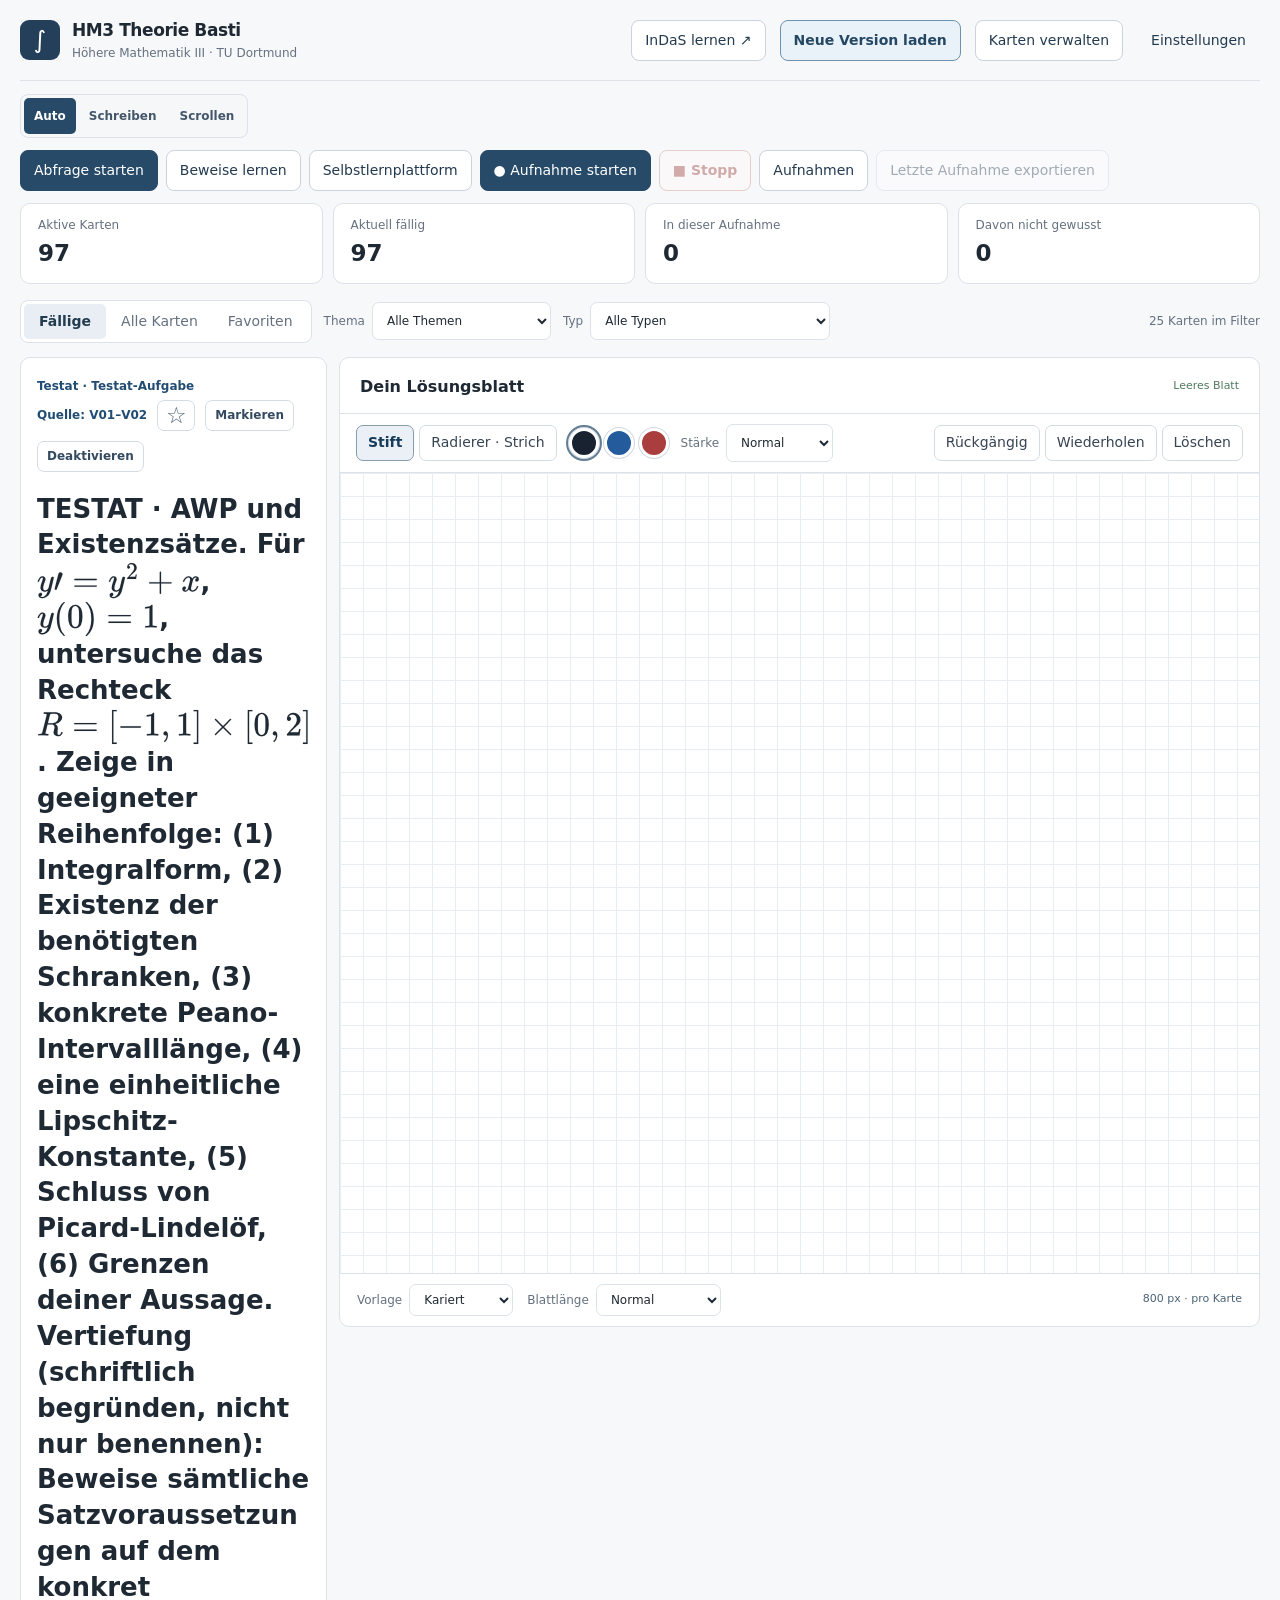
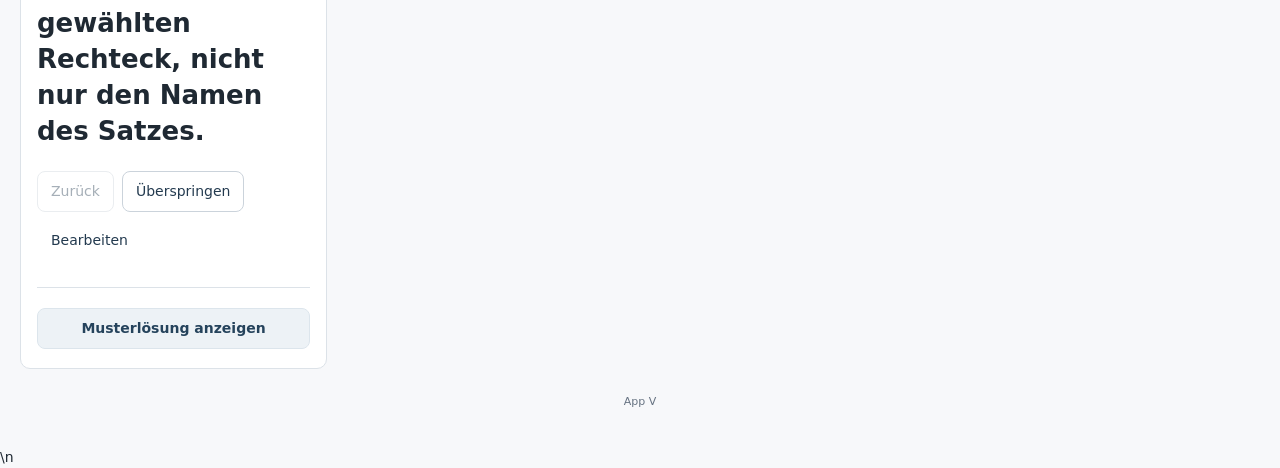
<file: index.html>
<!doctype html>
<html lang="de">
<head>
  <meta charset="utf-8">
  <meta name="viewport" content="width=device-width, initial-scale=1, viewport-fit=cover">
  <meta name="theme-color" content="#f7f8fa">
  <meta name="description" content="HM3 Theorie Basti: mit Apple Pencil lernen, Karten verwalten und Aufnahmen mit Skizzen exportieren.">
  <meta name="apple-mobile-web-app-capable" content="yes">
  <meta name="apple-mobile-web-app-title" content="HM3 Theorie Basti">
  <link rel="manifest" href="manifest.webmanifest">
  <link rel="apple-touch-icon" href="assets/icon-180.png">
  <link rel="stylesheet" href="style.css">
  <title>HM3 Theorie Basti</title>
  <script>window.MathJax={tex:{inlineMath:[['\\(','\\)']],displayMath:[['\\[','\\]']]},svg:{fontCache:'local'},options:{skipHtmlTags:['script','noscript','style','textarea','pre','code']}};</script>
  <script defer src="assets/mathjax-tex-svg.js"></script>
  <script defer src="app.js"></script>
</head>
<body>
<div class="layout">
  <header class="topbar">
    <div class="brand"><div class="brandmark" aria-hidden="true">∫</div><div><strong>HM3 Theorie Basti</strong><span>Höhere Mathematik III · TU Dortmund</span></div></div>
    <div class="top-actions"><a class="button" href="./indas.html" title="Industrial Data Science I Karteikarten öffnen">InDaS lernen ↗</a><span class="save-status" id="saveStatus" role="alert" hidden></span><button class="button" id="updateAppBtn" title="Auf neue Version prüfen und neu laden">App aktualisieren</button><button class="button" id="libraryBtn">Karten verwalten</button><button class="button button-quiet" id="settingsBtn">Einstellungen</button></div>
  </header>

  <div class="quiz-toolbar is-hidden" id="quizToolbar"><strong id="quizRoundLabel">Abfrage</strong><span id="quizProgress">0 / 0</span><button class="button" id="quizExitBtn">Abfrage beenden</button></div>

  <div class="proof-toolbar is-hidden" id="proofToolbar">
    <strong id="proofToolbarTitle">Beweis</strong><span id="proofToolbarProgress">1 / 5</span>
    <button class="button" id="proofSwitchBtn">Anderer Beweis</button><button class="button" id="proofExitBtn">Beenden</button>
  </div>
  <div class="sessionbar">
    <div class="ink-mode-dock" id="inkModeDock" role="group" aria-label="Stift und Seitennavigation">
      <div class="ink-mode-choices">
        <button class="button ink-mode-choice is-selected" id="inkAutoBtn" type="button" aria-pressed="true">Auto</button>
        <button class="button ink-mode-choice" id="inkModeBtn" type="button" aria-pressed="false">Schreiben</button>
        <button class="button ink-mode-choice" id="inkScrollBtn" type="button" aria-pressed="false">Scrollen</button>
      </div>

    </div>
    <div class="sessionactions"><button class="button button-primary" id="quizStartBtn">Abfrage starten</button><button class="button" id="proofStartBtn">Beweise lernen</button><button class="button" id="selfLearningBtn">Selbstlernplattform</button><span class="overline recording-live" id="recordingStatus" hidden>● Aufnahme läuft</span><button class="button button-primary" id="recordingStartBtn">● Aufnahme starten</button><button class="button recording-stop" id="recordingStopBtn" disabled>■ Stopp</button><button class="button" id="recordingsBtn">Aufnahmen</button><button class="button" id="exportSessionBtn" disabled>Letzte Aufnahme exportieren</button></div>
  </div>

  <section class="metrics" aria-label="Lernübersicht">
    <div><span>Aktive Karten</span><strong id="statAll">–</strong></div>
    <div><span>Aktuell fällig</span><strong id="statDue">–</strong></div>
    <div><span>In dieser Aufnahme</span><strong id="statSession">–</strong></div>
    <div><span>Davon nicht gewusst</span><strong id="statWrong">–</strong></div>
  </section>

  <nav class="study-filters" aria-label="Kartenauswahl">
    <div class="toggle-group" role="group" aria-label="Lernmodus"><button class="toggle is-active" data-mode="due">Fällige</button><button class="toggle" data-mode="all">Alle Karten</button><button class="toggle" data-mode="favorites">Favoriten</button></div>
    <label>Thema <select id="topicFilter"><option value="all">Alle Themen</option></select></label>
    <label>Typ <select id="typeFilter"><option value="all">Alle Typen</option></select></label>
    <span class="list-caption" id="positionLabel">–</span>
  </nav>

  <div class="workspace" id="workspace">
    <section class="flashcard" aria-label="Karteikarte">
      <section class="proof-panel is-hidden" id="proofPanel" aria-label="Beweislernmodus">
        <div class="proof-meta"><span id="proofSource"></span><span id="proofScope"></span></div>
        <div id="proofIntro" class="proof-intro is-hidden"><h2 id="proofIntroTitle"></h2><div id="proofIntroBody" class="proof-intro-body"></div></div>
<div class="proof-steps" id="proofSteps" aria-label="Beweisschritte"></div>
        <h1 id="proofStepHeading" class="proof-step-title">Problem</h1>
        <div id="proofStepTask" class="proof-task"></div>
        <button class="button button-solution" id="proofRevealBtn" aria-expanded="false">Schritt aufdecken</button>
        <div class="proof-step-answer is-hidden" id="proofStepAnswer"></div>
        <div class="proof-nav">
          <button class="button" id="proofPrevBtn">Zurück</button>
          <button class="button button-primary" id="proofNextBtn">Weiter</button>
        </div>
      </section>
      <div class="card-eyebrow"><span id="cardTopic">V01</span><div class="card-context"><span id="cardSource">Quelle</span><button class="card-small-button" id="cardFavoriteBtn" aria-label="Als Favorit markieren" aria-pressed="false" title="Favorit">☆</button><button class="card-small-button" id="cardMarkBtn" aria-label="Frage markieren" aria-pressed="false">Markieren</button><button class="card-small-button" id="cardDisableBtn" title="Karte aus dem Lernen nehmen">Deaktivieren</button></div></div>
      <h1 class="card-question" id="cardQuestion">Die Karten werden geladen …</h1>
      <div class="card-buttons"><button class="button" id="prevBtn">Zurück</button><button class="button" id="skipBtn">Überspringen</button><button class="button button-quiet" id="cardEditBtn">Bearbeiten</button></div>
      <div class="solution-section">
        <button class="button button-solution" id="showSolutionBtn" aria-expanded="false">Musterlösung anzeigen</button>
        <div class="solution-content is-hidden" id="solutionContent">
          <h2 id="solutionHeading">Vollständige Musterlösung</h2><div id="cardAnswer" class="answer-text"></div>
<details id="cardBackgroundSection" class="card-extra"><summary>Hintergrund</summary><div id="cardBackground" class="card-extra-content"></div></details>
<details id="cardExampleSection" class="card-extra"><summary>Beispiel / Transfer</summary><div id="cardExample" class="card-extra-content"></div></details>
          <div class="rating-wrap"><p>Eigene Einschätzung – keine automatische Korrektur</p><div class="rating-buttons">
            <button class="button rate rate-wrong" data-rating="wrong">Nicht gewusst</button>
            <button class="button rate" data-rating="partial">Teilweise</button>
            <button class="button rate rate-good" data-rating="good">Gewusst</button>
          </div></div>
        </div>
      </div>
    </section>

    <section class="notes" aria-label="Notizblatt">
      <div class="notes-heading"><h2>Dein Lösungsblatt</h2><span class="paper-save" id="noteStatus">–</span></div>
      <div class="pen-toolbar" role="toolbar" aria-label="Stiftwerkzeuge">
        <div class="toolset"><button class="tool is-active" id="penBtn" aria-pressed="true">Stift</button><button class="tool" id="eraserBtn" aria-pressed="false" title="Ganzer Pencil-Zug – jeweils nur ein Strich pro Kontakt">Radierer · Strich</button></div>
        <div class="toolset" aria-label="Farben"><button class="color is-active" data-color="#182231" style="--ink:#182231" aria-label="Schwarz" title="Schwarz"></button><button class="color" data-color="#245b9c" style="--ink:#245b9c" aria-label="Blau" title="Blau"></button><button class="color" data-color="#aa3d3d" style="--ink:#aa3d3d" aria-label="Rot" title="Rot"></button></div>
        <label class="compact-label">Stärke <select id="strokeWidth"><option value="1.6">Fein</option><option value="2.7" selected>Normal</option><option value="4.3">Breit</option></select></label>
        <div class="toolset toolbar-end"><button class="tool" id="undoBtn" aria-label="Rückgängig">Rückgängig</button><button class="tool" id="redoBtn" aria-label="Wiederholen">Wiederholen</button><button class="tool" id="clearBtn">Löschen</button></div>
      </div>
      <div class="sheet sheet-grid" id="sheet"><canvas id="inkCanvas" aria-label="Freie Schreibfläche für Apple Pencil"></canvas><canvas id="eraserOverlay" aria-hidden="true"></canvas></div>
      <div class="sheet-foot"><label>Vorlage <select id="sheetStyle"><option value="grid">Kariert</option><option value="lines">Liniert</option><option value="blank">Blanko</option></select></label><label>Blattlänge <select id="sheetHeight"><option value="520">Kurz</option><option value="800">Normal</option><option value="1250">Lang</option><option value="1850">Sehr lang</option><option value="custom">Individuell</option></select></label><span id="sheetLengthInfo" aria-live="polite">800 px</span></div>
    </section>
  </div>
  <section id="quizSummary" class="quiz-summary is-hidden" aria-label="Abfrageergebnis">
    <h2 id="quizSummaryTitle">Abfrage</h2>
    <div class="quiz-summary-counts">
      <div><span>Richtig</span><strong id="quizGood">0</strong></div>
      <div><span>Teilweise</span><strong id="quizPartial">0</strong></div>
      <div><span>Falsch</span><strong id="quizWrong">0</strong></div>
    </div>
    <div class="quiz-summary-actions">
      <button class="button button-primary" id="quizRepeatWrong">Falsche wiederholen</button>
      <button class="button" id="quizRepeatPartial">Teilweise wiederholen</button>
      <button class="button" id="quizRepeatAll">Alle wiederholen</button>
      <button class="button" id="quizSummaryExit">Abfrage beenden</button>
    </div>
  </section>
  <section id="emptyState" class="empty is-hidden"><h2>Keine Karte in dieser Auswahl</h2><p>Du kannst zu „Alle Karten“ wechseln oder deine Filter ändern.</p><button class="button button-primary" id="showAllBtn">Alle Karten anzeigen</button></section>
  <footer><span id="appVersion">App-Version</span></footer>
</div>


<dialog id="selfLearningDialog" class="settings self-learning-dialog" aria-labelledby="selfLearningTitle">
  <div class="dialog-title"><h2 id="selfLearningTitle">Selbstlernplattform</h2><button class="button" type="button" id="selfLearningClose">Schließen</button></div>
  <p id="selfLearningCount" class="list-caption"></p>
  <div id="selfLearningGroups"></div>
</dialog>
\n<dialog id="proofSelectDialog" class="settings proof-select-dialog" aria-labelledby="proofSelectTitle">
  <form id="proofSelectForm">
    <div class="dialog-title"><h2 id="proofSelectTitle">Beweis lernen</h2><button class="button" type="button" id="proofSelectClose">Schließen</button></div>
    <label class="editor-field">Beweis <select id="proofSelect" required></select></label>
    <div class="editor-actions"><button class="button button-primary" type="submit">Starten</button></div>
  </form>
</dialog>
<dialog id="quizSetupDialog" class="settings quiz-setup-dialog" aria-labelledby="quizSetupTitle">
  <form id="quizSetupForm">
    <div class="dialog-title"><h2 id="quizSetupTitle">Abfrage starten</h2><button class="button" type="button" id="quizSetupClose">Schließen</button></div>
    <h3>Vorlesungen / Kategorien</h3>
    <div class="quiz-checks" id="quizTopics"></div>
    <h3>Fragetypen</h3>
    <div class="quiz-checks" id="quizTypes"></div>
    <div class="quiz-start-actions"><strong id="quizSetupCount">0 Fragen</strong><button class="button button-primary" id="quizBeginBtn" type="submit">Starten</button></div>
  </form>
</dialog>
<dialog id="libraryDialog" class="settings card-library" aria-labelledby="libraryTitle">
  <div class="dialog-title"><div><h2 id="libraryTitle">Alle Karteikarten</h2></div><button class="button button-quiet" id="closeLibraryBtn">Schließen</button></div>
  <div class="library-controls"><label class="library-search">Suche <input id="librarySearch" type="search" placeholder="Frage, Antwort, Thema oder Quelle …" autocomplete="off"></label><label>Status <select id="libraryFilter"><option value="all">Alle Karten</option><option value="active">Aktiv</option><option value="favorite">Favoriten</option><option value="marked">Markierte Fragen</option><option value="disabled">Deaktiviert</option></select></label></div>
  <div class="library-summary" id="libraryCount" aria-live="polite">–</div><div id="libraryList" class="library-list"></div>
  
</dialog>
<dialog id="editorDialog" class="settings card-editor" aria-labelledby="editorTitle">
  <div class="dialog-title"><div><h2 id="editorTitle">Karte bearbeiten</h2><p id="editorHint">Frage und Musterlösung</p></div><button class="button button-quiet" id="closeEditorBtn">Schließen</button></div>
  <form id="editCardForm"><label class="editor-field">Frage <textarea id="editQuestion" rows="4" required spellcheck="false"></textarea></label><label class="editor-field">Musterlösung <textarea id="editAnswer" rows="8" required spellcheck="false"></textarea></label><p class="small-note">Formeln kannst du wie bisher mit <code>\( ... \)</code> oder <code>\[ ... \]</code> eingeben. Keine automatische Auswertung.</p><div class="editor-actions"><button type="submit" class="button button-primary">Änderungen speichern</button><button type="button" class="button" id="resetCardBtn">Original wiederherstellen</button></div></form>
</dialog>
<dialog id="settingsDialog" class="settings">
  <div class="dialog-title"><h2>Einstellungen und Sicherung</h2><button class="button button-quiet" id="closeSettingsBtn">Schließen</button></div>
  
  <label class="checkrow"><input type="checkbox" id="pencilOnly" checked> Nur mit Apple Pencil zeichnen (Auto: Finger und Handballen auf dem Blatt ignorieren)</label>
  <section class="offline-settings"><h3>Offline lernen</h3>
    
    <button class="button" type="button" id="offlineSaveBtn">Alle Offline-Dateien sichern</button>
    <span id="offlineSaveStatus" role="status"></span>
  </section>
  <div class="dialog-actions"><button class="button button-primary" id="exportSessionBtn2">Letzte Aufnahme als ZIP</button><button class="button" id="exportBackupBtn">Gesamtes Backup (JSON)</button><label class="button file-label">Backup wiederherstellen <input type="file" id="importBackup" accept=".json,application/json" hidden></label></div>

  <section class="github-settings" aria-labelledby="githubSyncTitle">
    <h3 id="githubSyncTitle">GitHub-Aufnahmen</h3>
    <label class="checkrow"><input id="githubSyncEnabled" type="checkbox"> Aufnahmen automatisch synchronisieren</label>
    <label class="editor-field">Zielrepository <input id="githubSyncRepo" type="text" autocomplete="off" spellcheck="false" value="BastianGasper/hm3-theorie-aufnahmen" placeholder="Benutzer/privates-repository"></label>
    <label class="editor-field">Fine-grained Token <input id="githubSyncToken" type="password" autocomplete="new-password" spellcheck="false" placeholder="github_pat_…"></label>
    <label class="checkrow"><input id="githubSyncPublicConsent" type="checkbox"> Öffentliches Repository ausdrücklich erlauben</label>
    <p class="small-note">Empfohlen: eigenes privates Repository. Token benötigt nur Contents: Read and write für dieses Repository. Das Token wird ausschließlich auf diesem iPad gespeichert, nicht exportiert. Wer Zugriff auf diese App-Daten erhält, könnte das Token auslesen.</p>
    <div class="dialog-actions"><button class="button button-primary" id="githubSyncSave" type="button">GitHub-Sync speichern</button><button class="button" id="githubSyncNow" type="button">Jetzt synchronisieren</button><button class="button button-quiet" id="githubSyncRemove" type="button">Verbindung entfernen</button></div>
    <p class="small-note" id="githubSyncStatus" role="status"></p>
  </section>
  <h3>Gespeicherte Aufnahmen</h3><div id="sessionList" class="session-list"><p>Wird geladen …</p></div>
  <p class="small-note">Ein Gesamtbackup sichert deine lokalen Aufnahmen und Notizen.</p>
</dialog>
<dialog id="recordingNameDialog" class="settings recording-name-dialog" aria-labelledby="recordingNameTitle">
  <h2 id="recordingNameTitle">Aufnahme beendet</h2>

  <form id="recordingNameForm">
    <label class="editor-field">Name der Aufnahme <input type="text" id="recordingNameInput" maxlength="100" required placeholder="Zum Beispiel: HöMa3 Testat – Peano und Picard"></label>
    <div class="editor-actions"><button class="button button-primary" type="submit" id="saveRecordingNameBtn">Speichern</button><button class="button" type="button" id="saveAndExportRecordingBtn">Speichern und ZIP exportieren</button></div>
  </form>
</dialog>
<div class="notice" id="notice" role="status" aria-live="polite"></div>
<script>if('serviceWorker' in navigator && location.protocol==='https:')navigator.serviceWorker.register('./sw.js').catch(console.warn);</script>
</body>
</html>
</file>
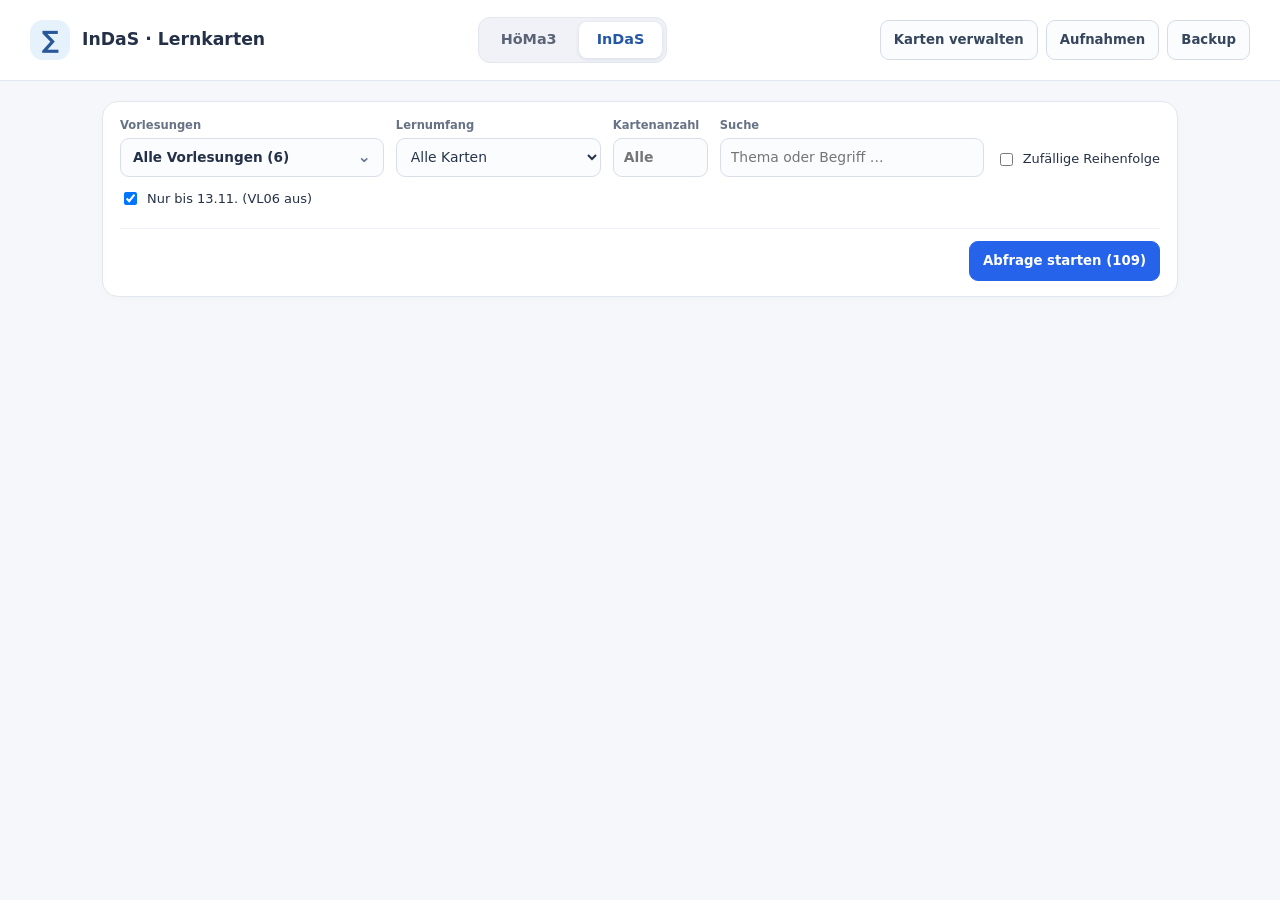
<file: indas.html>
<!doctype html>
<html lang="de">
<head>
  <meta charset="utf-8">
  <meta name="viewport" content="width=device-width, initial-scale=1, viewport-fit=cover">
  <meta name="theme-color" content="#f6f7fa">
  <meta name="description" content="Industrial Data Science I – Karteikarten mit Tastatur oder Stift lernen und Lerndurchgänge aufzeichnen.">
  <link rel="icon" href="assets/icon-192.png">
  <link rel="stylesheet" href="indas.css">
  <title>InDaS · Lernkarten</title>
  <script defer src="indas-ink.js"></script>
  <script defer src="indas-rounds.js"></script>
  <script defer src="indas.js"></script>
</head>
<body>
  <div class="site">
    <header class="topbar">
      <div class="identity"><span class="logo" aria-hidden="true">∑</span><div><strong>InDaS · Lernkarten</strong></div></div>
      <nav class="site-nav" aria-label="Studienfach"><a href="./index.html">HöMa3</a><a class="active" href="./indas.html" aria-current="page">InDaS</a></nav>
      <div class="top-actions"><button class="btn light" id="libraryBtn">Karten verwalten</button><button class="btn light" id="recordingsBtn">Aufnahmen</button><button class="btn light" id="backupBtn">Backup</button></div>
    </header>

    <main class="content">
      <section class="toolbar" id="setupPanel" aria-label="Lernoptionen">
        <div class="toolbar-row">
          <div class="select-wrap lecture-picker-wrap">
            <label id="lecturePickerLabel">Vorlesungen</label>
            <details id="lecturePicker" class="lecture-picker">
              <summary id="lecturePickerSummary" aria-labelledby="lecturePickerLabel lecturePickerSummary">Alle Vorlesungen</summary>
              <div id="lectureOptions" class="lecture-options" role="group" aria-label="Vorlesungen wählen"></div>
            </details>
          </div>
          <label class="select-wrap">Lernumfang <select id="studyFilter"><option value="all">Alle Karten</option><option value="due">Fällige Karten</option><option value="wrong">Nicht gewusst</option><option value="favorites">Favoriten</option></select></label>
          <label class="count-wrap">Kartenanzahl <input id="roundSize" type="number" inputmode="numeric" min="1" max="500" placeholder="Alle" title="Leer lassen für alle Karten"></label>
          <label class="search-wrap">Suche <input id="searchBox" type="search" placeholder="Thema oder Begriff …" autocomplete="off"></label>
          <label class="check-inline"><input type="checkbox" id="shuffleCheck"> Zufällige Reihenfolge</label>
          <label class="check-inline" title="VL06 (20.11.) bei neuen Abfragen ausblenden"><input type="checkbox" id="excludeNov20Check" checked> Nur bis 13.11. (VL06 aus)</label>
        </div>
        <div class="toolbar-row toolbar-actions">
          <button class="btn light" id="resumeRoundBtn" hidden>Aktuellen Stapel fortsetzen</button>
          <button class="btn primary" id="newRoundBtn">Abfrage starten</button>
        </div>
      </section>

      <section class="study-panel" id="studyPanel" aria-label="Karteikarten lernen">
        <div class="study-meta"><span id="cardPosition">Karte 1 von 1 · Stapel 1</span></div>
        <div class="progress"><div id="progressFill"></div></div>
        <article class="question-card">
          <header class="card-tools"><div class="card-tools-right"><button id="favoriteBtn" class="icon-btn" title="Favorit speichern" aria-label="Favorit speichern">☆</button><button id="excludeBtn" class="icon-btn" title="Karte deaktivieren" aria-label="Karte deaktivieren">⊘</button></div></header>
          <div class="question" id="questionText">Fragen werden geladen …</div>
          <div class="answer-workspace">
            <div class="workspace-head"><span>Deine Antwort</span><span class="autosave" id="autosaveText">Lokal gespeichert</span></div>
            <div id="typingArea"><textarea id="typedAnswer" rows="5" placeholder="Type your answer here …" aria-label="Deine Antwort"></textarea></div>
            <div id="handwritingArea" hidden>
              <div class="ink-toolbar"><div class="ink-mode-choices" role="group" aria-label="Pencil und Navigation"><button class="btn compact is-selected" id="inkAutoBtn" aria-pressed="true">Auto</button><button class="btn compact" id="inkModeBtn" aria-pressed="false">Schreiben</button><button class="btn compact" id="inkScrollBtn" aria-pressed="false">Scrollen</button><button class="btn compact" id="inkUpBtn">↑ Hoch</button><button class="btn compact" id="inkDownBtn">↓ Runter</button></div><span class="ink-caption">Wie bei HöMa3: Pencil schreibt; Finger/Handballen werden ignoriert. Linker Bildschirmrand: Scrollzone.</span></div>
              <div class="pen-tools"><span>Stiftblatt</span><div class="pen-options"><button class="btn compact is-selected" id="penBtn" aria-pressed="true">Stift</button><button class="btn compact" id="eraserBtn" aria-pressed="false">Radierer · Strich</button><button class="btn compact" id="penUndo">↶ Rückgängig</button><button class="btn compact" id="penRedo">↷ Wiederholen</button><button class="btn compact" id="penClear">Löschen</button><label class="compact-label">Farbe <select id="inkColor"><option value="#273249">Schwarz</option><option value="#2563eb">Blau</option><option value="#dc2626">Rot</option></select></label><label class="compact-label">Stärke <select id="inkWidth"><option value="2.5">Normal</option><option value="1.3">Fein</option><option value="4.2">Breit</option></select></label></div></div>
              <div class="ink-sheet" id="inkSheet"><canvas id="drawingCanvas" aria-label="Handschriftliches Antwortfeld (Apple Pencil)" width="1100" height="650"></canvas><canvas id="eraserOverlay" aria-hidden="true"></canvas></div>
              <div class="drawing-help">Auto: Apple Pencil zeichnet, Finger und Handballen schreiben nicht. Am PC funktioniert auch die Maus. Speichern pro Karte und Aufnahme.</div>
            </div>
          </div>
          <div class="answer-actions"><button class="btn reveal" id="revealBtn">◉ Antwort ansehen</button></div>
          <section class="solution" id="solutionPanel" hidden><h2>Musterantwort</h2><div id="solutionText" class="solution-text"></div><div class="ratings"><span>Wie gut wusstest du es?</span><div><button class="btn wrong" data-grade="wrong">✕ Nicht gewusst</button><button class="btn partial" data-grade="partial">◐ Teilweise</button><button class="btn good" data-grade="good">✓ Gewusst</button></div></div></section>
        </article>
        <div class="card-nav"><button class="btn" id="prevCard">← Vorherige</button><div class="card-nav-right"><button class="btn" id="skipCard">Überspringen</button><button class="btn" id="nextCard">Nächste →</button></div></div>
        <div class="session-stats"><span><strong id="ratedCount">0</strong> bewertet</span><span class="good-text"><strong id="goodCount">0</strong> gewusst</span><span class="partial-text"><strong id="partialCount">0</strong> teilweise</span><span class="wrong-text"><strong id="wrongCount">0</strong> nicht gewusst</span><span><strong id="remainingCount">0</strong> offen</span></div>
        <div class="study-controls" id="studyControls">
          <div class="mode-switch" role="group" aria-label="Antwortmodus"><button class="is-active" id="typingBtn" aria-pressed="true">⌨ Tippen</button><button id="handwritingBtn" aria-pressed="false">✎ Handschrift</button></div>
          <span class="record-indicator" id="recordIndicator" hidden>● Aufnahme läuft</span>
          <button class="btn" id="recordStart">● Aufnahme starten</button><button class="btn" id="recordStop" disabled>■ Aufnahme beenden</button>
          <button class="btn" id="finishRoundBtn">Zwischenstand</button>
          <button class="btn light" id="changeSetupBtn">Abfrage wechseln</button>
        </div>
      </section>

      <section id="roundSummary" class="study-summary" hidden aria-label="Lernstatistik">
        <div class="summary-head"><h2>▥ Lernstatistik</h2><span id="summaryTitle">Abfrage abgeschlossen</span></div>
        <div class="summary-record-controls" id="summaryRecordControls" hidden>
          <span>● Aufnahme läuft</span><button class="btn" id="summaryRecordStop">■ Aufnahme beenden</button>
        </div>
        <div class="summary-grid">
          <div class="donut-block"><div class="donut" id="summaryDonut" role="img" aria-label="Anteil gewusster Karten"><div class="donut-center"><strong id="summaryPercent">0%</strong><span>Anteil gewusst</span></div></div></div>
          <div class="summary-numbers"><p><strong id="sumTotal">0</strong> Karten im Lernstapel</p><p><strong id="sumAsked">0</strong> Karten bewertet</p><p class="summary-good">✓ <strong id="sumGood">0</strong> Karten gewusst</p><p class="summary-partial">◐ <strong id="sumPartial">0</strong> Karten teilweise gewusst</p><p class="summary-wrong">✕ <strong id="sumWrong">0</strong> Karten nicht gewusst</p><p>↪ <strong id="sumSkipped">0</strong> Karten übersprungen</p><p class="summary-open">↻ <strong id="sumOpen">0</strong> Karten noch zu lernen</p><p><strong id="sumRemaining">0</strong> Karten noch nicht abgefragt</p></div>
          <div class="summary-actions">
            <button class="summary-action" id="summaryContinue">▶ Weiter lernen (<span id="actionRemaining">0</span>)</button>
            <button class="summary-action danger" id="summaryRetryWrong">✕ Nicht gewusste nochmal (<span id="actionWrong">0</span>)</button>
            <button class="summary-action warning" id="summaryRetryPartial">◔ Teilw. gewusste nochmal (<span id="actionPartial">0</span>)</button>
            <button class="summary-action" id="summaryRetryAsked">⏮ Unvollständig gewusste wiederholen (<span id="actionAsked">0</span>)</button>
            <button class="summary-action secondary" id="summarySaveWeak">▣ Unsichere als Set speichern + CSV (<span id="actionSaveWeak">0</span>)</button>
            <button class="summary-action" id="summaryRestart">⟲ Von vorne (Neustart)</button>
            <button class="summary-action" id="summaryDue">▦ Zeitplan (<span id="actionDue">0</span>)</button>
            <button class="summary-action secondary" id="summaryReturn">▣ Zum Kartensatz</button>
            <button class="summary-action secondary" id="summaryChangeSetup">↩ Neue Abfrage auswählen</button>
            <button class="summary-action secondary" id="summaryFinalize">✓ Lernstapel abschließen</button>
          </div>
        </div>
        <div class="summary-breakdowns">
          <details class="breakdown good"><summary><span><b id="breakdownGoodCount">0</b> Gewusste Karten</span><span>⌄</span></summary><div id="breakdownGood"></div></details>
          <details class="breakdown partial"><summary><span><b id="breakdownPartialCount">0</b> Teilweise gewusste Karten</span><span>⌄</span></summary><div id="breakdownPartial"></div></details>
          <details class="breakdown wrong"><summary><span><b id="breakdownWrongCount">0</b> Nicht gewusste Karten</span><span>⌄</span></summary><div id="breakdownWrong"></div></details>
          <details class="breakdown skip"><summary><span><b id="breakdownSkipCount">0</b> Übersprungene Karten</span><span>⌄</span></summary><div id="breakdownSkip"></div></details>
        </div>
      </section>
      <section class="empty" id="emptyState" hidden><h2>Keine Karten für diese Auswahl</h2><p>Bitte Filter ändern oder eine neue Abfrage starten.</p><button class="btn primary" id="resetFilters">Alle Karten anzeigen</button></section>
    </main>
  </div>

  <dialog id="summaryPreviewDialog" class="modal small-modal" aria-labelledby="previewTitle">
    <div class="modal-head"><div><h2 id="previewTitle">Karteikarte ansehen</h2><p id="previewSource"></p></div>
    <button class="btn" data-close="summaryPreviewDialog">Schließen</button></div>
    <div class="preview-question" id="previewQuestion"></div>
    <h3>Musterantwort</h3><div class="preview-answer" id="previewAnswer"></div>
  </dialog>
  <dialog id="libraryDialog" class="modal"><div class="modal-head"><div><h2>Karten verwalten</h2><p>Suche, Kategorien und persönliche Favoriten</p></div><button class="btn" data-close="libraryDialog">Schließen</button></div><label>Suche <input id="librarySearch" type="search" placeholder="Frage oder Begriff" /></label><div id="libraryCount" class="muted"></div><button class="btn" id="weakCardsExport">Unsichere Karten als CSV</button><div id="libraryList" class="library-list"></div></dialog>

  <dialog id="recordingsDialog" class="modal"><div class="modal-head"><div><h2>Gespeicherte Aufnahmen</h2><p>Jede Bewertung wird mit deiner damaligen Antwort aufgezeichnet.</p></div><button class="btn" data-close="recordingsDialog">Schließen</button></div><div id="recordingsList" class="recording-list"></div></dialog>

  <dialog id="backupDialog" class="modal"><div class="modal-head"><div><h2>Backup &amp; Daten</h2><p>Import, Export und lokale Speicherung</p></div><button class="btn" data-close="backupDialog">Schließen</button></div><p>Ein Backup enthält Fortschritt, Notizen, Kategorien und Aufnahmen der InDaS-Seite. HöMa3 bleibt davon unberührt.</p><div class="modal-actions"><button class="btn primary" id="backupExport">Gesamtbackup herunterladen</button><label class="btn file-btn">Backup wiederherstellen <input id="backupImport" type="file" accept=".json,application/json" hidden></label></div><hr><h3>Karteikarten importieren</h3><p>Repetico-JSON oder CSV mit <code>Question,Answer</code> verwenden. Kategorien aus der JSON-Datei werden übernommen. Eigene Karten bleiben lokal.</p><label class="btn file-btn">Karten importieren <input id="cardsImport" type="file" accept=".json,.csv,text/csv,application/json" hidden></label><p id="importStatus" class="muted" role="status"></p></dialog>

  <dialog id="finishDialog" class="modal small-modal"><h2>Aufnahme beenden</h2><p>Gib deiner Lernaufnahme einen Namen.</p><label>Aufnahmename <input id="recordName" type="text" maxlength="100" placeholder="InDaS – Testatvorbereitung"></label><div class="modal-actions"><button class="btn primary" id="saveRecording">Speichern</button><button class="btn" id="saveAndExportRecording">Speichern &amp; herunterladen</button><button class="btn" id="cancelRecordingFinish">Weiterlernen</button></div></dialog>

  <div class="notice" id="notice" role="status" aria-live="polite"></div>
  <script>if('serviceWorker' in navigator && location.protocol==='https:')navigator.serviceWorker.register('./sw.js').catch(console.warn);</script>
</body>
</html>
</file>
<file: style.css>
:root{color-scheme:light;--bg:#f7f8fa;--surface:#fff;--text:#1f2933;--muted:#657180;--line:#dce2e8;--ink:#214d74;--light:#eef3f7;--radius:10px;font-family:system-ui,-apple-system,BlinkMacSystemFont,"Segoe UI",sans-serif;font-synthesis:none;-webkit-text-size-adjust:100%}
*,*::before,*::after{box-sizing:border-box}html{scroll-behavior:auto}body{margin:0;background:var(--bg);color:var(--text);font-size:14px;line-height:1.5}button,input,select{font:inherit}button,select{cursor:pointer}button:disabled{opacity:.4;cursor:not-allowed}button:focus-visible,select:focus-visible,input:focus-visible{outline:2px solid #275b87;outline-offset:2px}button{-webkit-tap-highlight-color:transparent}h1,h2,h3,p{margin-top:0}h1{font-size:clamp(19px,2.1vw,26px);font-weight:620;line-height:1.45}h2{font-size:16px;font-weight:640}h3{font-size:14px}p{line-height:1.6}a{color:var(--ink)}.layout{max-width:1570px;padding:0 24px;margin:0 auto}.topbar{min-height:81px;display:flex;align-items:center;justify-content:space-between;gap:20px;border-bottom:1px solid var(--line)}.brand{display:flex;align-items:center;gap:12px}.brandmark{width:40px;height:40px;display:grid;place-items:center;border-radius:9px;background:#233f59;color:#fff;font-size:24px}.brand strong,.brand span{display:block}.brand strong{font-size:17px;letter-spacing:-.025em}.brand span{color:var(--muted);font-size:12px}.top-actions{display:flex;align-items:center;gap:14px}.save-status{font-size:12px;color:#4c7058}.save-status.is-warning{color:#a33c35;font-weight:650}.button{display:inline-flex;align-items:center;justify-content:center;gap:8px;border:1px solid #cbd3db;border-radius:8px;background:#fff;color:#233a4f;padding:9px 13px;font-weight:540;min-height:39px;text-decoration:none;white-space:nowrap}.button:active{background:#edf1f5}.button-primary{color:#fff;background:#264a68;border-color:#264a68}.button-primary:active{background:#1b384f}.button-quiet{border-color:transparent;background:transparent}.button-quiet:active{background:#e9eef2}.sessionbar{display:flex;justify-content:space-between;align-items:center;gap:20px;padding:22px 0 17px}.sessioninfo{display:flex;flex-wrap:wrap;gap:8px 14px;align-items:baseline}.overline{font-size:10px;font-weight:750;letter-spacing:.1em;color:var(--muted)}.sessioninfo strong{font-size:15px}.meta{font-size:12px;color:var(--muted)}.sessionactions{display:flex;gap:9px}.metrics{display:grid;grid-template-columns:repeat(4,minmax(0,1fr));gap:10px;margin:0 0 16px}.metrics>div{padding:12px 17px;border:1px solid var(--line);border-radius:var(--radius);background:var(--surface)}.metrics span{display:block;font-size:12px;color:var(--muted)}.metrics strong{display:block;font-size:23px;font-weight:650;margin-top:2px;font-variant-numeric:tabular-nums}.study-filters{display:flex;align-items:center;gap:12px;margin:0 0 14px;flex-wrap:wrap}.study-filters label,.sheet-foot label,.compact-label{font-size:12px;color:var(--muted);display:flex;align-items:center;gap:7px}.study-filters select,.sheet-foot select,.compact-label select{height:38px;border:1px solid var(--line);border-radius:7px;background:#fff;padding:0 31px 0 10px;color:var(--text);max-width:240px}.toggle-group{display:flex;border:1px solid var(--line);border-radius:8px;background:#fff;padding:3px}.toggle{background:transparent;border:0;border-radius:5px;padding:7px 15px;min-height:30px;color:var(--muted)}.toggle.is-active{background:#e8eef3;color:#233c50;font-weight:650}.list-caption{margin-left:auto;font-size:12px;color:var(--muted)}.workspace{display:grid;grid-template-columns:minmax(310px,.83fr) minmax(440px,1.17fr);gap:15px;align-items:start}.flashcard,.notes{background:var(--surface);border:1px solid var(--line);border-radius:var(--radius);overflow:hidden}.flashcard{padding:26px;min-height:480px}.card-eyebrow{display:flex;align-items:center;justify-content:space-between;gap:15px;color:var(--muted);font-size:12px;margin-bottom:20px}.card-eyebrow span:first-child{font-weight:700;color:var(--ink)}.card-question{min-height:132px;overflow-wrap:anywhere}.card-question mjx-container{max-width:100%;overflow-x:auto;overflow-y:hidden}.card-buttons{display:flex;gap:8px;margin-bottom:26px}.solution-section{border-top:1px solid var(--line);padding-top:20px}.button-solution{width:100%;justify-content:center;background:#edf2f6;border-color:#dce5ec;color:#25435c;font-weight:670;white-space:normal}.solution-content{padding-top:22px}.solution-content h2{font-size:12px;letter-spacing:.03em;text-transform:uppercase;color:#647486}.answer-text{font-size:15px;line-height:1.7;overflow-wrap:anywhere}.answer-text mjx-container{max-width:100%;overflow-x:auto;overflow-y:hidden}.rating-wrap{margin-top:27px;border-top:1px solid var(--line);padding-top:18px}.rating-wrap p{font-size:12px;color:var(--muted)}.rating-buttons{display:grid;grid-template-columns:repeat(3,minmax(0,1fr));gap:7px}.rating-buttons .button{padding:10px 5px;white-space:normal}.rate-wrong{border-color:#deb6b6;color:#9a3636;background:#fffafa}.rate-good{border-color:#a6c8b0;background:#f6fcf7;color:#2a6342}.card-footer{font-size:12px;color:var(--muted);margin-top:28px}.notes-heading{display:flex;align-items:center;justify-content:space-between;gap:12px;padding:17px 20px 14px}.notes-heading h2{margin:0 0 2px;font-size:16px}.notes-heading p{font-size:12px;color:var(--muted);margin:0}.paper-save{font-size:11px;color:#4f795d;white-space:nowrap}.pen-toolbar{padding:10px 16px;border-top:1px solid var(--line);border-bottom:1px solid var(--line);display:flex;align-items:center;gap:12px;flex-wrap:wrap}.toolset{display:flex;gap:5px;align-items:center}.tool{min-height:36px;background:#fff;border:1px solid #d3dae1;border-radius:7px;padding:6px 11px;color:#374454}.tool.is-active{background:#eaf0f5;border-color:#859db0;color:#173c59;font-weight:650}.color{width:30px;height:30px;padding:0;border:3px solid #fff;border-radius:50%;background:var(--ink);box-shadow:inset 0 0 0 10px var(--ink),0 0 0 1px #d2d9e1;background:var(--ink);--ink:#182231}.color{background:var(--ink)}.color.is-active{outline:2px solid #647e94;outline-offset:1px}.toolbar-end{margin-left:auto}.sheet{position:relative;height:800px;background-color:#fff;overflow:hidden}.sheet-grid{background-image:linear-gradient(#e8edf2 1px,transparent 1px),linear-gradient(90deg,#e8edf2 1px,transparent 1px);background-size:23px 23px}.sheet-lines{background-image:linear-gradient(#e8edf2 1px,transparent 1px);background-size:100% 29px}.sheet-blank{background:#fff}#inkCanvas{width:100%;height:100%;display:block;touch-action:none!important;-ms-touch-action:none;user-select:none;-webkit-user-select:none;-webkit-touch-callout:none;overscroll-behavior:contain}.sheet-foot{padding:10px 17px;display:flex;align-items:center;gap:14px;flex-wrap:wrap;border-top:1px solid var(--line)}.sheet-foot>span{margin-left:auto;color:var(--muted);font-size:11px}.sheet-foot select{height:32px}.empty{padding:60px;text-align:center;border:1px solid var(--line);border-radius:var(--radius);background:#fff}.empty p{color:var(--muted)}.is-hidden{display:none!important}footer{font-size:11px;color:var(--muted);text-align:center;padding:25px 0 36px}.text-button{border:0;background:transparent;text-decoration:underline;color:var(--ink);padding:0}.settings{max-width:650px;width:calc(100vw - 24px);max-height:calc(100vh - 45px);overflow:auto;background:#fff;color:var(--text);border:1px solid #b7c2cc;border-radius:12px;padding:24px}.settings::backdrop{background:rgba(23,31,39,.40)}.settings p{color:var(--muted);font-size:13px}.dialog-title{display:flex;align-items:center;justify-content:space-between;gap:16px}.dialog-title h2{margin:0}.checkrow{display:flex;align-items:center;gap:8px;padding:15px 0;border-bottom:1px solid var(--line)}.checkrow input{width:18px;height:18px}.dialog-actions{display:flex;flex-wrap:wrap;gap:9px;margin:19px 0}.file-label input{display:none}.session-list{border:1px solid var(--line);border-radius:8px;overflow:hidden}.session-list>div{padding:11px 14px;border-bottom:1px solid var(--line);display:flex;justify-content:space-between;gap:12px;align-items:center}.session-list>div:last-child{border-bottom:0}.session-list strong,.session-list small{display:block}.session-list small{color:var(--muted)}.small-note{border-top:1px solid var(--line);padding-top:15px}.notice{position:fixed;bottom:22px;left:50%;transform:translateX(-50%);background:#253b4d;color:#fff;padding:10px 16px;border-radius:8px;max-width:min(520px,90vw);font-size:13px;display:none;z-index:10}.notice.is-visible{display:block}
@media(max-width:1000px){.workspace{grid-template-columns:1fr}.flashcard{min-height:auto}.card-question{min-height:auto}.sheet{height:700px}.layout{padding:0 16px}.notes-heading{padding:14px 17px}.flashcard{padding:22px}}
@media(max-width:640px){.topbar{min-height:72px}.brand strong{font-size:15px}.brand span{font-size:10px}.brandmark{width:34px;height:34px}.save-status{display:none}.sessionbar{align-items:flex-start;flex-direction:column;padding:17px 0}.sessionactions{width:100%}.sessionactions .button{flex:1}.metrics{grid-template-columns:repeat(2,1fr)}.metrics strong{font-size:20px}.study-filters{gap:8px}.study-filters label{flex:1}.study-filters label select{width:100%}.list-caption{width:100%;margin:0;text-align:right}.flashcard{padding:18px}.rating-buttons{grid-template-columns:1fr}.toolbar-end{margin-left:0}.sheet-foot>span{margin-left:0;width:100%}.pen-toolbar{gap:9px}.tool{padding:6px 9px}.layout{padding:0 12px}.top-actions .button{padding:8px}}
@media(prefers-reduced-motion:no-preference){html{scroll-behavior:auto}}*,*::before,*::after{transition:none!important;animation:none!important;scroll-behavior:auto!important}

/* Kartenverwaltung: bewusst ohne Animationen, klare klickbare Elemente. */
.card-context{display:flex;align-items:center;gap:10px;min-width:0;flex-wrap:wrap;justify-content:flex-end}
.card-context #cardSource{overflow-wrap:anywhere;text-align:right}
.card-small-button{border:1px solid #d3dce5;background:#fff;color:#344a60;padding:4px 9px;min-height:31px;border-radius:7px;font-weight:600;font-size:12px;white-space:nowrap}
#cardFavoriteBtn{font-size:23px;line-height:1;color:#526779;min-width:38px;padding:3px 7px}
#cardFavoriteBtn.is-favorite{color:#a66b13;border-color:#dac8a9;background:#fffcf6}
#cardDisableBtn.is-disabled{color:#8e3d3d;border-color:#dcbfbd;background:#fcf8f7}
.card-library{max-width:1060px;min-height:min(580px,86vh);width:calc(100vw - 24px)}
.library-controls{display:flex;align-items:end;gap:12px;flex-wrap:wrap;margin:24px 0 12px}
.library-controls label,.editor-field{display:flex;flex-direction:column;gap:6px;color:#415466;font-size:13px;font-weight:600}
.library-search{flex:1 1 320px}.library-controls input,.library-controls select,.editor-field textarea{border:1px solid #cbd5de;border-radius:8px;padding:10px 12px;background:#fff;color:#202d3b;outline-offset:2px;min-height:43px}
.library-summary{font-size:12px;color:#627285;margin:12px 0}
.library-list{border:1px solid var(--line);border-radius:9px;overflow:auto;max-height:min(61vh,720px)}
.library-item{padding:14px 16px;display:flex;align-items:center;gap:14px;border-bottom:1px solid var(--line);justify-content:space-between}
.library-item:last-child{border-bottom:0}
.library-item.is-disabled{background:#f7f8f9}
.library-item-main{min-width:0;flex:1}
.library-item-meta{font-size:11px;color:#627387;margin-bottom:5px}
.library-item-question{font-size:14px;font-weight:580;overflow-wrap:anywhere;max-height:4.5em;overflow:hidden;white-space:pre-wrap}
.library-item.is-disabled .library-item-question{color:#6c7884}
.library-item-actions{display:flex;align-items:center;flex-wrap:wrap;justify-content:flex-end;gap:6px;flex:0 0 auto}
.library-item-actions button{padding:6px 10px;min-height:36px}
.library-star{font-size:22px!important;min-width:38px}
.library-star.is-favorite{color:#9c6716;background:#fffcf5;border-color:#dac8a9}
.library-item-status{font-size:11px;color:#63758a}
.card-editor{max-width:760px}
.editor-field{margin:18px 0}
.editor-field textarea{width:100%;min-height:112px;resize:vertical;line-height:1.55;font-size:15px;font-weight:400}
#editAnswer{min-height:230px}
.editor-actions{display:flex;gap:10px;flex-wrap:wrap;margin-top:20px}
@media(max-width:750px){.library-item{align-items:stretch;flex-direction:column;gap:9px}.library-item-actions{justify-content:flex-start}.library-list{max-height:58vh}.card-context{gap:6px}.card-eyebrow{align-items:flex-start}}
@media(max-width:480px){.top-actions{gap:2px}.top-actions .button{font-size:11px;padding:7px}.card-context #cardSource{width:100%}.library-controls{margin:12px 0}}

.library-preview{margin-top:9px;font-size:12px;color:#49657c}
.library-preview summary{width:max-content;max-width:100%;cursor:pointer;list-style:revert;user-select:none}
.library-preview-answer{margin-top:9px;color:var(--text);font-size:13px;line-height:1.65;white-space:pre-wrap;overflow-wrap:anywhere;max-width:100%;padding:12px 14px;border:1px solid var(--line);border-radius:7px;background:#fafbfd}
.library-preview-answer mjx-container{max-width:100%;overflow-x:auto;overflow-y:hidden}
/* iPad-Stiftfläche: kein natives Scrollen oder Zoom auf dem Canvas. Finger-Scrollen verwaltet JS. */
.sheet{touch-action:none;overscroll-behavior:contain}
.extend-button{font-weight:650;border-color:#b4c6d4;color:#244762;background:#f1f5f8}
#sheetLengthInfo{white-space:nowrap;font-variant-numeric:tabular-nums;color:#4a6376}
@media(max-width:640px){.top-actions{flex-wrap:wrap;justify-content:flex-end}.top-actions #updateAppBtn{font-size:11px}.sheet-foot .extend-button{min-height:40px}}

/* Stabiler iPad-Schreibmodus: keine Scrollgesten zwischen zwei Pencil-Strichen. */
html.ink-locked,body.ink-locked{overscroll-behavior:none!important;-webkit-overflow-scrolling:auto}
body.ink-locked{overflow:hidden!important}
.sheet{touch-action:pan-y}
#inkCanvas{touch-action:none!important;-webkit-touch-callout:none!important;user-select:none!important;-webkit-user-select:none!important}
.ink-mode-dock{position:fixed;right:max(16px,env(safe-area-inset-right));bottom:max(16px,env(safe-area-inset-bottom));z-index:20;display:flex;align-items:center;gap:10px;background:#fff;border:1px solid #bac8d4;border-radius:9px;padding:7px 8px 7px 12px;box-shadow:0 2px 9px #21384b1f;max-width:calc(100vw - 24px)}
.ink-mode-dock span{font-size:12px;color:#43576a;white-space:nowrap}
.ink-mode-button{min-width:112px;background:#264a68;color:#fff;font-weight:650;border-color:#264a68}
.ink-mode-button.is-writing{background:#f8f4eb;color:#754c1d;border-color:#c6ab82}
.ink-mode-button.is-writing:active{background:#f4ead7}
@media(max-width:520px){.ink-mode-dock{right:10px;bottom:10px;gap:6px;padding:5px}.ink-mode-dock span{font-size:10px}.ink-mode-button{min-width:98px}}

/* Explizit freigegebene Navigation hat Vorrang vor Pencil-Schreibsperre. */
body.ink-scroll #inkCanvas,body.ink-scroll .sheet{touch-action:pan-y!important}
body.ink-locked #inkCanvas,body.ink-locked .sheet{touch-action:none!important}

/* Keine Animationen; dezente Offline-Anzeige und iPad-Offline-Steuerung. */
.network-status{font-size:12px;color:#446853;padding:5px 8px;border:1px solid #d0dfd3;border-radius:6px;background:#f7fbf7;white-space:nowrap}
.network-status.is-offline{background:#f5f6f8;border-color:#d9dee4;color:#526171}
.network-status.is-warning{background:#fff8f5;border-color:#e6cbbd;color:#9a4b27}
.offline-settings{margin:15px 0;padding:16px;border:1px solid var(--line);border-radius:9px;background:#fafbfd}
.offline-settings h3{margin-bottom:4px}.offline-settings p{margin-bottom:12px}
#offlineSaveStatus{display:block;font-size:12px;color:#556879;margin-top:8px}
#updateAppBtn.is-update-ready{border-color:#6d92b0;background:#eaf2f9;color:#244763;font-weight:700}
@media(max-width:800px){.top-actions{flex-wrap:wrap;justify-content:flex-end;gap:6px}.network-status{font-size:11px}}

/* V9 Eingabe: Auto bevorzugt, Schreiben/Scrollen als manuelle Alternativen. */
.ink-mode-choices{display:flex;gap:3px;flex-wrap:nowrap;border:1px solid #cbd6df;border-radius:7px;padding:3px;background:#f5f7f9}
.ink-mode-choice{min-width:0;min-height:35px;padding:6px 10px;border:0;border-radius:5px;background:transparent;color:#43566a;font-weight:550}
.ink-mode-choice.is-selected{background:#264a68;color:#fff;font-weight:650}
.ink-mode-dock{max-width:min(100vw - 20px,650px)}
@media(max-width:700px){.ink-mode-dock{flex-direction:column;align-items:stretch;gap:5px}.ink-mode-dock span{font-size:11px;white-space:normal}.ink-mode-choices{justify-content:space-between}.ink-mode-choice{flex:1}}
body:not(.ink-locked) #inkCanvas,body:not(.ink-locked) .sheet{touch-action:none!important}
body.ink-scroll #inkCanvas,body.ink-scroll .sheet{touch-action:pan-y!important}

/* Freiwillige Aufnahme statt dauerhafter Versuchsarchivierung. */
.sessionactions{flex-wrap:wrap;justify-content:flex-end}
.recording-stop{border-color:#cf8c86;background:#fff9f8;color:#993b34;font-weight:650}
#recordingStatus.recording-live{color:#a33c35;font-weight:800}
.recording-name-dialog{max-width:550px}
.recording-name-dialog input{width:100%;padding:12px;border:1px solid #bac8d4;border-radius:8px;font:inherit;background:#fff;color:var(--text)}
.recording-name-dialog .editor-actions{margin:18px 0 3px}
.session-list .recording-row-info{flex:1;min-width:0}
.session-list .recording-row-actions{display:flex;gap:6px;flex-wrap:wrap}
@media(max-width:600px){.sessionactions{justify-content:flex-start}.sessionactions .button{flex:1 1 auto}.session-list>div{flex-wrap:wrap}.session-list .recording-row-actions{width:100%}}

/* V11: Seitenposition beim Stiftkontakt NICHT per position:fixed verschieben. */
html.ink-locked,body.ink-locked{overflow:hidden!important;overscroll-behavior:none!important}
body.ink-locked{position:static!important;top:auto!important;left:auto!important;right:auto!important;width:auto!important}
.ink-mode-dock{left:max(16px,env(safe-area-inset-left))!important;right:auto!important;bottom:max(16px,env(safe-area-inset-bottom))!important;max-width:min(510px,calc(100vw - 24px));align-items:flex-start;flex-direction:column;gap:7px;padding:10px;box-shadow:0 2px 9px #21384b1f}
.ink-mode-dock span{white-space:normal}
.ink-mode-choices,.ink-navigation{display:flex;gap:6px;flex-wrap:wrap;width:100%}
.ink-navigation{border-top:1px solid #dce2e8;padding-top:8px}
.ink-navigation .ink-nav-button{min-height:43px;min-width:90px;flex:1;padding:8px 12px;background:#f4f7fa;color:#25435c;font-weight:650}
.ink-navigation .ink-nav-button:active{background:#e5edf5}
.ink-navigation #extendSheetBtn{background:#eaf0f5}
@media(max-width:700px){.ink-mode-dock{left:10px!important;right:auto!important;bottom:10px!important;gap:5px}.ink-mode-choices,.ink-navigation{gap:3px}.ink-navigation .ink-nav-button{min-width:0;padding:7px 8px;font-size:12px}}
footer{padding-bottom:132px}

/* V13 – Querformat: ca. 75 % Schreibblatt, 25 % Frageseite. */
@media (min-width:850px) and (orientation:landscape){
  .workspace{grid-template-columns:minmax(0,1fr) minmax(0,3fr)!important;gap:12px}
  .flashcard{min-width:0;padding:19px 16px}
  .card-question{font-size:clamp(19px,2.05vw,26px)}
  .card-eyebrow{gap:5px;flex-wrap:wrap}
  .card-context{justify-content:flex-start}
  .card-buttons{flex-wrap:wrap}
  .notes{min-width:0}
}
@media (min-width:850px) and (max-width:1000px) and (orientation:landscape){
  .workspace{grid-template-columns:minmax(0,1fr) minmax(0,3fr)!important}
}
/* Orange Radierbahn und Radierwerkzeug, rein visuell – nie interaktiv. */
#eraserOverlay{position:absolute;inset:0;width:100%;height:100%;display:block;pointer-events:none!important;touch-action:none;z-index:2}
/* Äußerster linker Rand: eigene Finger-Scrollfläche statt Scrollgesten auf dem karierten Blatt. */
.finger-scroll-rail{
 position:fixed;left:0;top:max(75px,env(safe-area-inset-top));bottom:0;width:38px;z-index:18;
 display:flex;flex-direction:column;align-items:center;justify-content:space-around;
 background:#eaf0f5;border-right:1px solid #c2d2dd;color:#294d68;
 touch-action:none!important;-webkit-touch-callout:none;user-select:none;-webkit-user-select:none;
 cursor:grab;
}
.finger-scroll-rail .rail-label{writing-mode:vertical-rl;transform:rotate(180deg);font-size:10px;font-weight:700;letter-spacing:.14em;white-space:nowrap;pointer-events:none}
.finger-scroll-rail .rail-arrow{font-size:19px;pointer-events:none}
.finger-scroll-rail:focus-visible{outline:2px solid #245b9c;outline-offset:-2px}
.ink-mode-dock{left:max(45px,env(safe-area-inset-left))!important;right:auto!important}
@media(max-width:700px){.finger-scroll-rail{width:34px;top:max(65px,env(safe-area-inset-top))}.ink-mode-dock{left:39px!important;right:auto!important}}
/* Das Textlabel in der Radier-Info beansprucht keinen Schreibplatz. */
.eraser-hint{margin:0;padding:8px 16px;font-size:11px;color:#8c4a22;background:#fff8f2;border-bottom:1px solid #ead7c9}

/* Final V14 – compact controls stay entirely on the left; avoid covering the sheet. */
.layout{padding-left:54px}
.ink-mode-dock{width:min(282px,calc(100vw - 55px))!important;max-width:min(282px,calc(100vw - 55px))!important;left:max(45px,env(safe-area-inset-left))!important}
.ink-mode-dock .ink-mode-choices,.ink-mode-dock .ink-navigation{flex-wrap:nowrap}
.ink-mode-dock .ink-mode-choice,.ink-mode-dock .ink-nav-button{min-width:0;flex:1 1 0;padding:7px 4px;font-size:12px;white-space:nowrap}
.ink-mode-dock .ink-navigation .ink-nav-button{min-height:42px}
.recording-delete{color:#91413d;border-color:#e2c5c3;background:#fff9f8}
@media(max-width:700px){.layout{padding-left:46px}.ink-mode-dock{left:39px!important;max-width:calc(100vw - 52px)!important}}

/* V15 – Bedienelemente ohne überlagernde Flächen. */
/* Der Scrollstreifen bekommt einen eigenen reservierten Bereich links. */
body{padding-left:44px!important}
.layout{padding:0 20px!important;max-width:1570px}
.finger-scroll-rail{
  left:0!important;top:0!important;bottom:0!important;width:38px!important;
  z-index:18;background:#edf2f6;border-right:1px solid #c6d2dc;
  justify-content:center;touch-action:none!important
}
.finger-scroll-rail .rail-label,.finger-scroll-rail .rail-arrow{display:none!important}
.finger-scroll-rail .rail-grip{
  display:block;width:5px;height:88px;border-radius:5px;
  background:repeating-linear-gradient(to bottom,#96adbd 0 10px,transparent 10px 17px);
  opacity:.85;pointer-events:none
}
/* Statt einer schwebenden Leiste nun eine normale Werkzeugzeile oben. */
.sessionbar{flex-wrap:wrap;justify-content:space-between;gap:12px;align-items:center;padding:13px 0 12px}
.ink-mode-dock{
  position:static!important;left:auto!important;right:auto!important;top:auto!important;bottom:auto!important;
  width:auto!important;max-width:100%!important;min-height:0!important;
  display:flex!important;flex-direction:row!important;align-items:center!important;
  border:0!important;box-shadow:none!important;background:transparent!important;
  padding:0!important;margin:0!important;gap:10px!important;z-index:auto!important
}
.ink-mode-choices,.ink-navigation,.ink-mode-dock .ink-mode-choices,.ink-mode-dock .ink-navigation{
  width:auto!important;flex:0 0 auto;gap:3px;flex-wrap:nowrap!important;
  margin:0;padding:3px;border:1px solid var(--line);border-radius:8px
}
.ink-navigation{border-top:1px solid var(--line)!important}
.ink-mode-dock .ink-mode-choice,.ink-mode-dock .ink-nav-button{
  flex:0 0 auto!important;min-width:0!important;min-height:36px!important;
  padding:7px 10px!important;font-size:12px;white-space:nowrap
}
.ink-mode-dock .ink-nav-button{background:#f4f7fa}
.sessionactions{justify-content:flex-start;align-items:center;gap:8px}
#recordingStatus[hidden],#saveStatus[hidden]{display:none!important}
#recordingStatus{color:#a33c35;font-size:11px;font-weight:750;letter-spacing:.04em}
.notes-heading h2{margin:0}
@media(max-width:900px){.layout{padding:0 13px!important}.sessionbar{align-items:flex-start;flex-direction:column}}
@media(max-width:700px){
  body{padding-left:39px!important}
  .finger-scroll-rail{width:34px!important}
  .layout{padding:0 10px!important}
  .ink-mode-dock{flex-wrap:wrap!important;gap:7px!important}
  .ink-mode-dock .ink-mode-choice,.ink-mode-dock .ink-nav-button{padding:7px 8px!important}
}

/* V15: keine große Leerstelle mehr unter dem Inhalt nach Entfernen des schwebenden Dock. */
footer{padding-bottom:36px!important}

/* V16 – kurze, inhaltlich geführte Abfragen, ohne Animationen/Erklärtexte. */
.quiz-toolbar{display:flex;align-items:center;gap:14px;padding:11px 0;border-bottom:1px solid var(--line)}
.quiz-toolbar strong{font-size:15px}.quiz-toolbar span{color:var(--muted);font-variant-numeric:tabular-nums}
.quiz-toolbar button{margin-left:auto}
body.quiz-active .sessionbar,body.quiz-active .metrics,body.quiz-active .study-filters{display:none!important}
.quiz-setup-dialog{max-width:670px}.quiz-setup-dialog h3{margin:22px 0 10px}
.quiz-checks{display:grid;grid-template-columns:repeat(2,minmax(0,1fr));gap:8px}
.quiz-check{display:flex;align-items:center;gap:9px;border:1px solid var(--line);border-radius:7px;padding:10px 12px;min-height:41px}
.quiz-check input{width:18px;height:18px;flex-shrink:0;accent-color:#264a68}
.quiz-start-actions{display:flex;justify-content:space-between;align-items:center;gap:10px;margin-top:26px}
.quiz-summary{padding:30px 22px;background:#fff;border:1px solid var(--line);border-radius:var(--radius);max-width:820px;margin:22px auto;width:100%}
.quiz-summary h2{font-size:19px;margin-bottom:21px}
.quiz-summary-counts{display:grid;grid-template-columns:repeat(3,minmax(0,1fr));gap:11px}
.quiz-summary-counts>div{border:1px solid var(--line);border-radius:8px;padding:18px 13px}
.quiz-summary-counts span{display:block;color:var(--muted);font-size:13px}
.quiz-summary-counts strong{display:block;font-size:34px;font-variant-numeric:tabular-nums}
.quiz-summary-actions{display:flex;gap:9px;flex-wrap:wrap;margin-top:23px}
.quiz-summary-actions .button{min-height:43px}
@media(max-width:600px){.quiz-checks{grid-template-columns:1fr}.quiz-summary-counts>div{padding:11px}.quiz-summary-counts strong{font-size:24px}}

/* While answering a quiz keep Pencil/scroll controls available; hide them only on summary. */
body.quiz-active:not(.quiz-results) .sessionbar{display:flex!important}
body.quiz-active .sessionbar .sessionactions{display:none!important}
body.quiz-results .sessionbar{display:none!important}

/* V17: Proof study is a separate mathematical five-stage learning flow. */
.proof-toolbar{display:flex;gap:11px;align-items:center;padding:11px 0;border-bottom:1px solid var(--line)}
.proof-toolbar strong{font-size:15px;overflow:hidden;text-overflow:ellipsis;white-space:nowrap;max-width:58%}
.proof-toolbar span{font-size:13px;color:var(--muted);margin-right:auto;font-variant-numeric:tabular-nums}
.proof-toolbar button{white-space:nowrap}
body.proof-active .sessionbar .sessionactions{display:none!important}
body.proof-active .metrics,body.proof-active .study-filters{display:none!important}
body.proof-active .flashcard>.card-eyebrow,body.proof-active .flashcard>.card-question,
body.proof-active .flashcard>.card-buttons,body.proof-active .flashcard>.solution-section{display:none!important}
body.proof-active .proof-panel{display:flex!important}
body.proof-active .flashcard{height:fit-content;min-height:400px}
.proof-panel{flex-direction:column;align-items:stretch;gap:14px;min-width:0;max-height:calc(100vh - 185px);overflow-y:auto;overflow-x:hidden;overscroll-behavior:contain;touch-action:pan-y;padding:3px 1px 16px}
.proof-meta{display:flex;flex-wrap:wrap;justify-content:space-between;gap:6px;color:var(--muted);font-size:11px}
.proof-meta span:last-child{color:#335774;font-weight:600}
.proof-steps{display:grid;grid-template-columns:repeat(5,minmax(0,1fr));gap:4px}
.proof-step-chip{border-bottom:3px solid var(--line);padding:7px 1px;font-size:10px;color:var(--muted);text-align:center;overflow-wrap:anywhere}
.proof-step-chip.is-current{border-color:#28527a;font-weight:700;color:#1d3d59}
.proof-step-chip.is-done{border-color:#6d889b;color:#36556c}
.proof-step-title{font-size:24px;line-height:1.22;margin:12px 0 2px}
.proof-task{font-size:15px;line-height:1.75;white-space:pre-wrap;overflow-wrap:anywhere}
.proof-step-answer{border:1px solid var(--line);border-radius:8px;background:#f6f8fa;padding:15px;font-size:14px;line-height:1.85;white-space:pre-wrap;overflow-wrap:anywhere}
.proof-step-answer mjx-container{max-width:100%;overflow-x:auto;overflow-y:hidden}
.proof-nav{display:flex;align-items:center;justify-content:space-between;gap:10px;margin-top:3px}
.proof-nav button{min-width:97px}
.proof-select-dialog select{width:100%;max-width:100%;font-size:15px;min-height:42px}
body.proof-active .workspace{grid-template-columns:minmax(0,2fr) minmax(0,3fr)!important}
@media(max-width:850px){body.proof-active .workspace{grid-template-columns:1fr!important}.proof-panel{max-height:none}}
@media(max-width:610px){.proof-toolbar{flex-wrap:wrap}.proof-toolbar strong{max-width:100%;width:100%}.proof-step-chip{font-size:9px}}
/* Longer answers should preserve their mathematical steps, not literal newline escapes. */
.answer-text{white-space:pre-wrap;overflow-wrap:anywhere;line-height:1.78}
.card-question{overflow-wrap:anywhere;line-height:1.38}
.flashcard,.notes{min-width:0}

/* V18 – 20 % unsichtbare Finger-Scrollzone. Kein Scrollbalken. */
body{padding-left:0!important}
.layout{padding:0 20px!important;max-width:1570px}
.finger-scroll-rail{display:none!important}
@media(max-width:700px){body{padding-left:0!important}.layout{padding:0 10px!important}}
body.proof-intro .workspace{grid-template-columns:minmax(0,1fr)!important}
body.proof-intro .notes{display:none!important}
body.proof-intro .flashcard{min-height:0;width:100%;max-width:1100px;margin-inline:auto}
body.proof-intro .proof-steps,body.proof-intro #proofStepHeading,body.proof-intro #proofStepTask,
body.proof-intro #proofRevealBtn,body.proof-intro #proofStepAnswer{display:none!important}
body.proof-active .proof-panel{max-height:none;overflow:visible;touch-action:none}
.proof-intro{padding:6px 0 8px}
.proof-intro h2{font-size:23px;margin:10px 0 18px}
.proof-intro-body{font-size:16px;line-height:1.95;white-space:pre-wrap;overflow-wrap:anywhere}
.proof-intro-body mjx-container{max-width:100%;overflow-x:auto;overflow-y:hidden}
.proof-meta{margin-bottom:8px}
.proof-nav{padding-top:12px}
.card-extra{margin:12px 0 0;border:1px solid var(--line);border-radius:7px;background:#f7f9fb}
.card-extra summary{cursor:pointer;padding:12px 13px;font-size:13px;font-weight:650;color:#274961}
.card-extra-content{border-top:1px solid var(--line);padding:14px 13px;white-space:pre-wrap;font-size:13px;line-height:1.8;overflow-wrap:anywhere}
.card-extra-content mjx-container{max-width:100%;overflow-x:auto;overflow-y:hidden}

/* V19: one lightweight marking action; no obsolete navigation dock or online badges. */
.card-small-button.is-marked{background:#e8edf4;color:#214768;border-color:#94acc3;font-weight:700}
.library-item.is-marked{border-left:3px solid #456c92}
.github-settings{padding:18px 0 12px;border-top:1px solid var(--line);margin-top:18px}
.github-settings .editor-field{margin:10px 0}
.github-settings input[type="password"],.github-settings input[type="text"]{width:100%;max-width:670px}
.github-settings .checkrow{display:flex;align-items:center;gap:8px}
.github-settings .dialog-actions{flex-wrap:wrap;justify-content:flex-start}
#githubSyncStatus{min-height:0}
.network-status,.ink-navigation{display:none!important}

/* V20: source-separated Moodle tests and supplementary learning area */
.self-learning-dialog{width:min(720px,calc(100vw - 24px));max-width:720px;max-height:min(92vh,950px);overflow:auto}
.selflearning-group{padding:14px 0;border-bottom:1px solid var(--line)}
.selflearning-group:last-child{border-bottom:0}
.selflearning-group h3{margin:0 0 6px;font-size:1.04rem}
.selflearning-group p{margin:0 0 12px;color:var(--muted);line-height:1.45}
.selflearning-options{display:grid;grid-template-columns:repeat(auto-fit,minmax(230px,1fr));gap:8px}
.selflearning-option{text-align:left;justify-content:flex-start;white-space:normal;line-height:1.35;padding:10px 12px;min-height:43px}
@media(max-width:600px){.selflearning-options{grid-template-columns:1fr}}
</file>
<file: indas.css>
:root{color-scheme:light;font-family:Inter,ui-sans-serif,system-ui,-apple-system,"Segoe UI",sans-serif;font-synthesis:none;--ink:#243047;--muted:#6f7788;--border:#e2e6ee;--bg:#f6f7fa;--blue:#2563eb;--green:#059669;--red:#c23e4b;--shadow:0 12px 32px rgba(31,41,55,.07)}*{box-sizing:border-box}html{min-height:100%}body{margin:0;background:var(--bg);color:var(--ink);line-height:1.5}button,input,select,textarea{font:inherit}button{cursor:pointer}button:disabled{cursor:not-allowed;opacity:.45}input,select,textarea{outline-color:#94b8ee}a{color:inherit;text-decoration:none}h1,h2,h3,p{margin-top:0}h2{font-size:1.22rem}.site{min-height:100dvh}.topbar{display:flex;align-items:center;gap:20px;justify-content:space-between;padding:17px max(24px,calc((100vw - 1220px)/2));background:#fff;border-bottom:1px solid var(--border);flex-wrap:wrap}.identity{display:flex;align-items:center;gap:12px;min-width:230px}.identity strong,.identity small{display:block}.identity strong{font-size:1.08rem}.identity small{font-size:.78rem;color:var(--muted)}.logo{display:grid;place-items:center;width:40px;height:40px;border-radius:13px;background:#e5f1fb;color:#28589a;font-weight:700;font-size:1.5rem}.site-nav{display:flex;background:#f0f2f7;border:1px solid var(--border);padding:4px;border-radius:12px;gap:4px}.site-nav a{padding:7px 18px;border-radius:8px;font-weight:650;font-size:.9rem;color:#5b6476}.site-nav .active{color:#2457a4;background:#fff;box-shadow:0 1px 4px #253f6520}.top-actions{display:flex;gap:8px;flex-wrap:wrap}.content{max-width:1120px;margin:27px auto 0;padding:0 22px 50px}.headline{display:flex;align-items:flex-end;justify-content:space-between;gap:20px;margin-bottom:18px}.headline .kicker{font-size:.69rem;letter-spacing:.16em;color:#6b7892;font-weight:800}.headline h1{font-size:clamp(1.45rem,3vw,2rem);line-height:1.22;margin:8px 0}.headline p{color:var(--muted);font-size:.89rem;margin:0}.headline-count{padding:9px 20px;text-align:right;background:#fff;border:1px solid var(--border);border-radius:13px}.headline-count strong{font-size:1.75rem;line-height:1.1;font-weight:700;display:block;font-variant-numeric:tabular-nums}.headline-count span{font-size:.72rem;color:var(--muted)}.toolbar{background:white;border:1px solid var(--border);padding:15px 17px;border-radius:16px;margin-bottom:19px;box-shadow:0 2px 8px rgba(29,52,78,.02)}.toolbar-row{display:flex;align-items:end;gap:12px;flex-wrap:wrap}.toolbar-row+.toolbar-row{border-top:1px solid #edf0f5;padding-top:12px;margin-top:12px}.toolbar label:not(.check-inline){font-size:.72rem;font-weight:700;color:#687286;display:flex;flex-direction:column;gap:4px}.toolbar select,.toolbar input[type=search]{height:39px;border:1px solid #d8deea;border-radius:9px;background:#fbfcfe;padding:0 10px;color:#25334a;font-size:.87rem;font-weight:500;min-width:0}.select-wrap select{min-width:205px;max-width:290px}.search-wrap{flex:1;min-width:170px}.search-wrap input{width:100%}.check-inline{display:flex;align-items:center;gap:7px;font-size:.81rem;white-space:nowrap;padding-bottom:8px}.toolbar-actions{align-items:center}.mode-switch{display:flex;gap:3px;background:#eff2f7;padding:4px;border-radius:11px;margin-right:auto}.mode-switch button{background:transparent;border:0;color:#546177;border-radius:8px;padding:8px 15px;font-size:.84rem;font-weight:700}.mode-switch button.is-active{background:#fff;color:#245bb4;box-shadow:0 1px 4px #1b396119}.btn{border:1px solid #d6dce7;background:#fff;color:#36465d;border-radius:9px;padding:9px 13px;font-weight:650;font-size:.83rem;min-height:38px;white-space:nowrap}.btn:hover:not(:disabled){border-color:#9bb4d6;background:#f9fbff}.btn.primary{border-color:#2563eb;background:#2563eb;color:#fff}.btn.primary:hover:not(:disabled){background:#174aa9}.btn.compact{min-height:29px;padding:4px 9px;font-size:.75rem}.btn.light{background:#fbfcfe}.record-indicator{font-size:.82rem;font-weight:700;color:#c12337}.study-panel{background:#fff;border:1px solid var(--border);border-radius:18px;padding:22px 28px 18px;box-shadow:var(--shadow)}.study-meta{display:flex;justify-content:space-between;align-items:center;gap:15px;font-size:.8rem;color:#748093}.category{color:#245cad;font-weight:750}.meta-separator{padding:0 9px;color:#b2bac5}.statusline{text-align:right;font-variant-numeric:tabular-nums}.progress{background:#edf1f6;height:6px;border-radius:5px;overflow:hidden;margin:13px 0 24px}.progress div{height:100%;background:#16a085;width:0;transition:width .2s}.question-card{border:1px solid #e4e7ec;border-radius:13px;overflow:hidden;box-shadow:0 7px 22px #1b2c4210;background:#fff}.card-tools{padding:10px 16px;display:flex;align-items:center;justify-content:space-between;border-bottom:1px solid #edf0f5;color:#6e7889;font-size:.77rem;font-style:italic}.card-tools>div{display:flex;gap:3px}.icon-btn{border:0;background:transparent;color:#8490a2;font-size:1.3rem;line-height:1;min-height:30px;min-width:32px;border-radius:7px}.icon-btn:hover{background:#f0f2f6}.icon-btn.selected{color:#de9f15}.question{font-size:1.22rem;font-weight:550;line-height:1.48;min-height:96px;padding:25px 20px 27px;border-left:4px solid #48a1d9}.answer-workspace{background:#f3f5f9;padding:0 18px 17px}.workspace-head{display:flex;justify-content:space-between;align-items:center;font-size:.8rem;font-weight:750;padding:10px 0;color:#69788e}.autosave{font-size:.68rem;color:#8192a9;font-weight:500}#typedAnswer{width:100%;min-height:145px;resize:vertical;border:1px solid #e1e6ef;border-radius:8px;padding:14px 15px;background:#fff;color:#23324b;font-size:1rem;line-height:1.5}#typedAnswer:focus{border-color:#74a4dc;box-shadow:0 0 0 3px #327ed513}#handwritingArea{background:#fff;border-radius:8px;overflow:hidden;border:1px solid #dce2ec}.pen-tools{padding:9px 12px;display:flex;align-items:center;justify-content:space-between;gap:8px;font-size:.78rem;font-weight:700;color:#66758b;flex-wrap:wrap}.pen-options{display:flex;align-items:center;gap:6px;flex-wrap:wrap}.compact-label{display:flex;align-items:center;gap:4px;font-size:.74rem}.compact-label select{min-width:0;height:29px;padding:3px;border:1px solid #d6dce4;border-radius:6px;background:#fff}#drawingCanvas{display:block;width:100%;height:auto;touch-action:none;cursor:crosshair;background-color:#fff;background-image:linear-gradient(to right,#e4ecf6 1px,transparent 1px),linear-gradient(to bottom,#e4ecf6 1px,transparent 1px);background-size:23px 23px}.drawing-help{color:#8792a2;font-size:.7rem;padding:7px 12px;background:#fbfcfe}.answer-actions{display:flex;align-items:center;gap:12px;padding:17px 19px}.btn.reveal{background:#059669;color:#fff;border-color:#059669}.btn.reveal:hover{background:#057c57}.hint{color:#8c95a3;font-size:.75rem}.solution{padding:20px;border-top:1px solid #dfebe7;background:#f8fcfa}.solution h2{font-size:.86rem;color:#04765d;text-transform:uppercase;letter-spacing:.06em;margin-bottom:10px}.solution-text{white-space:pre-wrap;line-height:1.65;font-size:1.03rem;color:#1e2b3d}.ratings{border-top:1px solid #e5eee8;margin-top:18px;padding-top:15px;display:flex;align-items:center;justify-content:space-between;gap:14px;flex-wrap:wrap}.ratings>span{font-size:.79rem;color:#65758a;font-weight:600}.ratings>div{display:flex;gap:8px;flex-wrap:wrap}.btn.wrong{color:#a63443;background:#fff5f6;border-color:#efcbd0}.btn.partial{color:#986b14;background:#fff9eb;border-color:#f3e1b4}.btn.good{color:#0b8063;background:#edfbf5;border-color:#b9e6d2}.card-nav{display:flex;justify-content:space-between;margin:17px 0}.session-stats{border-top:1px solid #edf0f5;padding-top:14px;display:flex;justify-content:space-around;gap:10px;flex-wrap:wrap;font-size:.8rem;color:#69768c}.session-stats strong{font-variant-numeric:tabular-nums}.good-text{color:#0b8063}.wrong-text{color:#c24b55}.partial-text{color:#ac7d22}.footer-note{font-size:.75rem;color:#919aac;text-align:center;margin:16px 0}.empty{border:1px solid var(--border);border-radius:13px;padding:35px;text-align:center;background:#fff}.modal{border:1px solid #d9e0e8;border-radius:16px;box-shadow:0 20px 80px #18253d40;padding:23px;max-width:min(94vw,850px);max-height:85vh;overflow:auto;background:#fff;color:var(--ink);width:100%}.modal::backdrop{background:rgba(23,36,56,.45)}.modal.small-modal{max-width:480px}.modal h2{margin:0}.modal h3{font-size:1rem;margin-top:20px}.modal p{font-size:.86rem;color:#64718a}.modal-head{display:flex;align-items:start;justify-content:space-between;gap:15px;margin-bottom:13px}.modal-head p{margin:5px 0}.modal label:not(.file-btn){display:flex;flex-direction:column;gap:6px;font-size:.8rem;font-weight:600}.modal input:not([type=file]){padding:10px;border:1px solid #ced8e5;border-radius:8px;width:100%;margin:5px 0 14px}.modal-actions{display:flex;gap:8px;flex-wrap:wrap}.modal .muted{color:#7c899d;font-size:.78rem;padding:8px 0}.library-list,.recording-list{max-height:53vh;overflow:auto}.library-row,.recording-row{border-top:1px solid #e8edf4;display:flex;justify-content:space-between;gap:12px;align-items:center;padding:11px 1px}.library-row strong,.recording-row strong{display:block;font-size:.88rem;line-height:1.4}.library-row small,.recording-row small{display:block;color:#8a97a8;font-size:.75rem;margin-top:3px}.library-row>div:last-child,.recording-row>div:last-child{display:flex;gap:6px;align-items:center;flex-shrink:0}.library-row button,.recording-row button{padding:6px 8px;font-size:.75rem;min-height:31px}.file-btn{display:inline-block}.notice{position:fixed;bottom:20px;right:20px;background:#263b54;color:white;border-radius:10px;padding:10px 14px;font-size:.85rem;box-shadow:0 8px 22px #1f293733;opacity:0;pointer-events:none;transform:translateY(10px);transition:.2s}.notice.visible{opacity:1;transform:none}@media(max-width:830px){.topbar{padding:13px 16px}.content{margin-top:18px}.headline-count{display:none}.study-panel{padding:14px}.question{font-size:1.05rem;padding:18px 14px;min-height:80px}.select-wrap,.select-wrap select{flex:1;min-width:150px}.toolbar-row{align-items:stretch}.toolbar label:not(.check-inline){flex:1}.toolbar .check-inline{padding-bottom:0}.mode-switch{margin-right:0}.toolbar-actions .btn{flex:1}.top-actions{width:100%}.top-actions>.btn{flex:1}.library-row,.recording-row{align-items:start;flex-direction:column}.session-stats{justify-content:space-between}}@media(prefers-reduced-motion:reduce){*{scroll-behavior:auto!important;transition:none!important}}

/* InDaS V2 – Pencil sheet mirrors HM3 touch/scroll behavior. */
html.indas-ink-locked,body.indas-ink-locked{overflow:hidden!important;-webkit-overflow-scrolling:auto}
.ink-toolbar{border-bottom:1px solid #e6eaf0;padding:10px 12px;background:#f8fafc;display:flex;align-items:center;justify-content:space-between;flex-wrap:wrap;gap:10px}
.ink-mode-choices{display:flex;flex-wrap:wrap;align-items:center;gap:6px}
.ink-mode-choices .btn{color:#475b72;background:#f2f5f9}
.ink-mode-choices .btn.is-selected,.pen-tools .btn.is-selected{background:#264a68!important;border-color:#264a68!important;color:#fff!important}
.ink-caption{font-size:.72rem;color:#687a92;max-width:340px;line-height:1.4}
.ink-sheet{position:relative;overflow:hidden;width:100%;height:720px;background-color:#fff;
  background-image:linear-gradient(to right,#e6edf5 1px,transparent 1px),linear-gradient(to bottom,#e6edf5 1px,transparent 1px);
  background-size:23px 23px;overscroll-behavior:contain;touch-action:none!important}
.ink-sheet #drawingCanvas{position:absolute;inset:0;display:block;width:100%;height:100%;background:transparent;touch-action:none!important;
  user-select:none;-webkit-user-select:none;-webkit-touch-callout:none;overscroll-behavior:contain;cursor:crosshair;z-index:1}
.ink-sheet #eraserOverlay{position:absolute;inset:0;display:block;width:100%;height:100%;background:transparent;pointer-events:none!important;touch-action:none;z-index:2}
body.indas-ink-locked .ink-sheet{touch-action:none!important}
.card-nav-right{display:flex;gap:8px;flex-wrap:wrap}

/* Result statistics: screenshot-inspired layout; all counts derived from the current round. */
.study-summary{background:#fafbfe;border:1px solid var(--border);border-radius:17px;padding:23px 25px 30px;box-shadow:0 8px 28px rgba(30,40,60,.045)}
.study-summary .summary-head{display:flex;align-items:baseline;justify-content:space-between;gap:15px;border-bottom:1px solid #e8ebf1;padding-bottom:16px}
.study-summary h2{font-size:1.25rem;margin:0;color:#5e6b80}
.summary-head>span{font-size:.8rem;color:#919aab}
.summary-grid{display:grid;grid-template-columns:minmax(200px,235px) minmax(190px,1fr) minmax(190px,235px);gap:20px;align-items:center;padding:26px 0 30px}
.donut-block{display:flex;justify-content:center}
.donut{width:210px;height:210px;border-radius:50%;background:conic-gradient(#dfe4ec 0 100%);display:grid;place-items:center;flex-shrink:0}
.donut-center{height:154px;width:154px;border-radius:50%;display:flex;align-items:center;justify-content:center;flex-direction:column;background:#fafbfe;box-shadow:0 0 0 1px #ffffff18}
.donut-center strong{font-size:3.1rem;color:#727986;line-height:1.1;letter-spacing:-.035em;font-weight:450;font-variant-numeric:tabular-nums}
.donut-center span{font-size:.77rem;color:#8b929d;margin-top:9px}
.summary-numbers{font-size:.9rem;color:#68758a;line-height:1.5}
.summary-numbers p{margin:4px 0}
.summary-numbers strong{font-weight:700;font-variant-numeric:tabular-nums}
.summary-numbers .summary-good{color:#049a77}
.summary-numbers .summary-partial{color:#d9903e}
.summary-numbers .summary-wrong{color:#d94850}
.summary-actions{display:flex;flex-direction:column;gap:7px}
.summary-action{border:0;background:#03b487;color:#fff;border-radius:8px;min-height:37px;padding:8px 13px;font-size:.85rem;font-weight:650;cursor:pointer;text-align:center}
.summary-action:hover:not(:disabled){filter:brightness(.93)}
.summary-action.danger{background:#df5158}
.summary-action.warning{background:#ecb16a}
.summary-action.secondary{background:#e9ecef;color:#169d7c}
.summary-action:disabled{opacity:.42;cursor:not-allowed}
.summary-breakdowns{display:grid;gap:8px}
.breakdown{border:1px solid #dfe5ec;background:#fff;border-radius:8px;overflow:hidden}
.breakdown>summary{cursor:pointer;list-style:none;padding:10px 14px;display:flex;align-items:center;justify-content:space-between;gap:10px;font-size:.89rem;color:#fff}
.breakdown>summary::-webkit-details-marker{display:none}
.breakdown.good>summary{background:#54c9ac}
.breakdown.partial>summary{background:#e8b36e}
.breakdown.wrong>summary{background:#f18082}
.breakdown.skip>summary{background:#a3adbb}
.breakdown[open]>summary>span:last-child{transform:rotate(180deg)}
.breakdown-row{display:flex;align-items:center;justify-content:space-between;gap:15px;padding:12px 14px;border-top:1px solid #edf0f4}
.breakdown-row strong{font-size:.85rem;font-weight:650;line-height:1.45;display:block}
.breakdown-row small{display:block;color:#8992a0;font-size:.74rem;padding-top:4px}
.breakdown-row .btn{flex-shrink:0}
.breakdown-empty{color:#919bab;font-size:.82rem;padding:12px 14px;margin:0}
@media(max-width:830px){
  .ink-sheet{height:670px}
  .summary-grid{grid-template-columns:1fr 1fr;gap:16px}
  .summary-actions{grid-column:1/-1;display:grid;grid-template-columns:repeat(2,minmax(0,1fr))}
  .summary-grid .donut{width:185px;height:185px}
  .summary-grid .donut-center{width:135px;height:135px}
  .summary-grid .donut-center strong{font-size:2.7rem}
}
@media(max-width:530px){
  .ink-sheet{height:600px}
  .ink-caption{font-size:.7rem}
  .study-summary{padding:16px 13px 20px}
  .summary-grid{grid-template-columns:1fr 1fr;gap:10px;align-items:center}
  .summary-grid .donut{width:145px;height:145px}
  .summary-grid .donut-center{width:106px;height:106px}
  .summary-grid .donut-center strong{font-size:2.2rem}
  .summary-grid .donut-center span{font-size:.63rem}
  .summary-numbers{font-size:.74rem}
  .summary-actions{grid-template-columns:1fr}
  .breakdown-row{flex-direction:column;align-items:flex-start}
}
/* Respect the native HTML hidden attribute even on CSS-decorated sections. */
[hidden]{display:none!important}

body.indas-ink-scroll .ink-sheet,body.indas-ink-scroll .ink-sheet #drawingCanvas{touch-action:pan-y!important;overscroll-behavior:auto!important}

/* Persistent learning pool — count picker and total-stack result distinctions. */
.count-wrap input{height:39px;width:95px;border:1px solid #d8deea;border-radius:9px;background:#fbfcfe;padding:0 10px;color:#25334a;font-size:.87rem}
.summary-open{color:#2376ac!important;font-weight:650}
.summary-action.secondary:disabled{background:#d4e2da;color:#5b746d;opacity:1}
.preview-question{font-weight:700;font-size:1.03rem;line-height:1.5;padding:13px 14px;border-left:4px solid #3c9adc;background:#f2f6fb;border-radius:6px}
.preview-answer{white-space:pre-wrap;font-size:.91rem;line-height:1.6;padding:13px 14px;border:1px solid #e1e6ed;border-radius:7px}

.hidden-cards-info{display:block;color:#8b96a7;font-size:.64rem;margin-top:3px;white-space:nowrap}


/* Compact InDaS layout: the setup disappears completely during a study round. */
.content{margin-top:20px}
.topbar .identity strong{font-size:1.08rem}
.card-tools{justify-content:flex-end}
.card-tools-right{display:flex;gap:3px;align-items:center}
.study-panel .study-meta{justify-content:flex-end}
.study-controls{display:flex;align-items:center;justify-content:flex-start;flex-wrap:wrap;gap:9px;border-top:1px solid #edf0f5;margin-top:14px;padding-top:16px}
.study-controls .mode-switch{margin-right:auto}
.summary-record-controls{display:flex;align-items:center;gap:10px;margin-top:12px;color:#c12337;font-size:.82rem;font-weight:700}
.lecture-picker-wrap{min-width:235px;flex:1}
.lecture-picker-wrap #lecturePickerLabel{font-size:.72rem;font-weight:700;color:#687286;margin-bottom:4px;display:block}
.lecture-picker{position:relative;font-size:.85rem;width:100%}
.lecture-picker summary{height:39px;display:flex;align-items:center;justify-content:space-between;gap:10px;padding:0 12px;border:1px solid #d8deea;border-radius:9px;background:#fbfcfe;cursor:pointer;list-style:none;font-weight:600;white-space:nowrap;overflow:hidden;text-overflow:ellipsis}
.lecture-picker summary::-webkit-details-marker{display:none}
.lecture-picker summary::after{content:"⌄";font-size:1rem;color:#68768c;margin-left:auto}
.lecture-picker[open] summary{border-color:#8db1e6;border-radius:9px 9px 0 0}
.lecture-picker[open] summary::after{content:"⌃"}
.lecture-options{position:absolute;top:100%;left:0;right:0;z-index:30;background:white;border:1px solid #b6c7de;border-top:0;border-radius:0 0 10px 10px;box-shadow:0 14px 22px #26364c22;padding:7px;max-height:310px;overflow-y:auto;overscroll-behavior:contain}
.lecture-option{display:flex!important;flex-direction:row!important;align-items:flex-start!important;gap:9px!important;padding:9px 9px;border-radius:6px;cursor:pointer;color:#31435e!important;font-size:.81rem!important;font-weight:500!important;line-height:1.3}
.lecture-option:hover{background:#eef4fd}
.lecture-option:first-child{font-weight:700!important;border-bottom:1px solid #ecf0f5;border-radius:0;padding-bottom:12px;margin-bottom:5px}
.lecture-option input{flex:none;margin:1px 0 0;accent-color:#2563eb}
.lecture-option span{flex:1;white-space:normal}
#setupPanel .toolbar-actions{justify-content:flex-end}
#setupPanel .toolbar-actions button{min-width:145px}
@media(max-width:830px){.study-controls .mode-switch{margin-right:0}.study-controls button{flex:1}.lecture-picker-wrap{min-width:195px}}
@media(max-width:520px){.lecture-picker-wrap{min-width:100%;width:100%}.study-meta{font-size:.79rem}.study-controls .mode-switch{width:100%}.study-controls .mode-switch button{flex:1}.lecture-options{max-height:50vh}}
</file>
